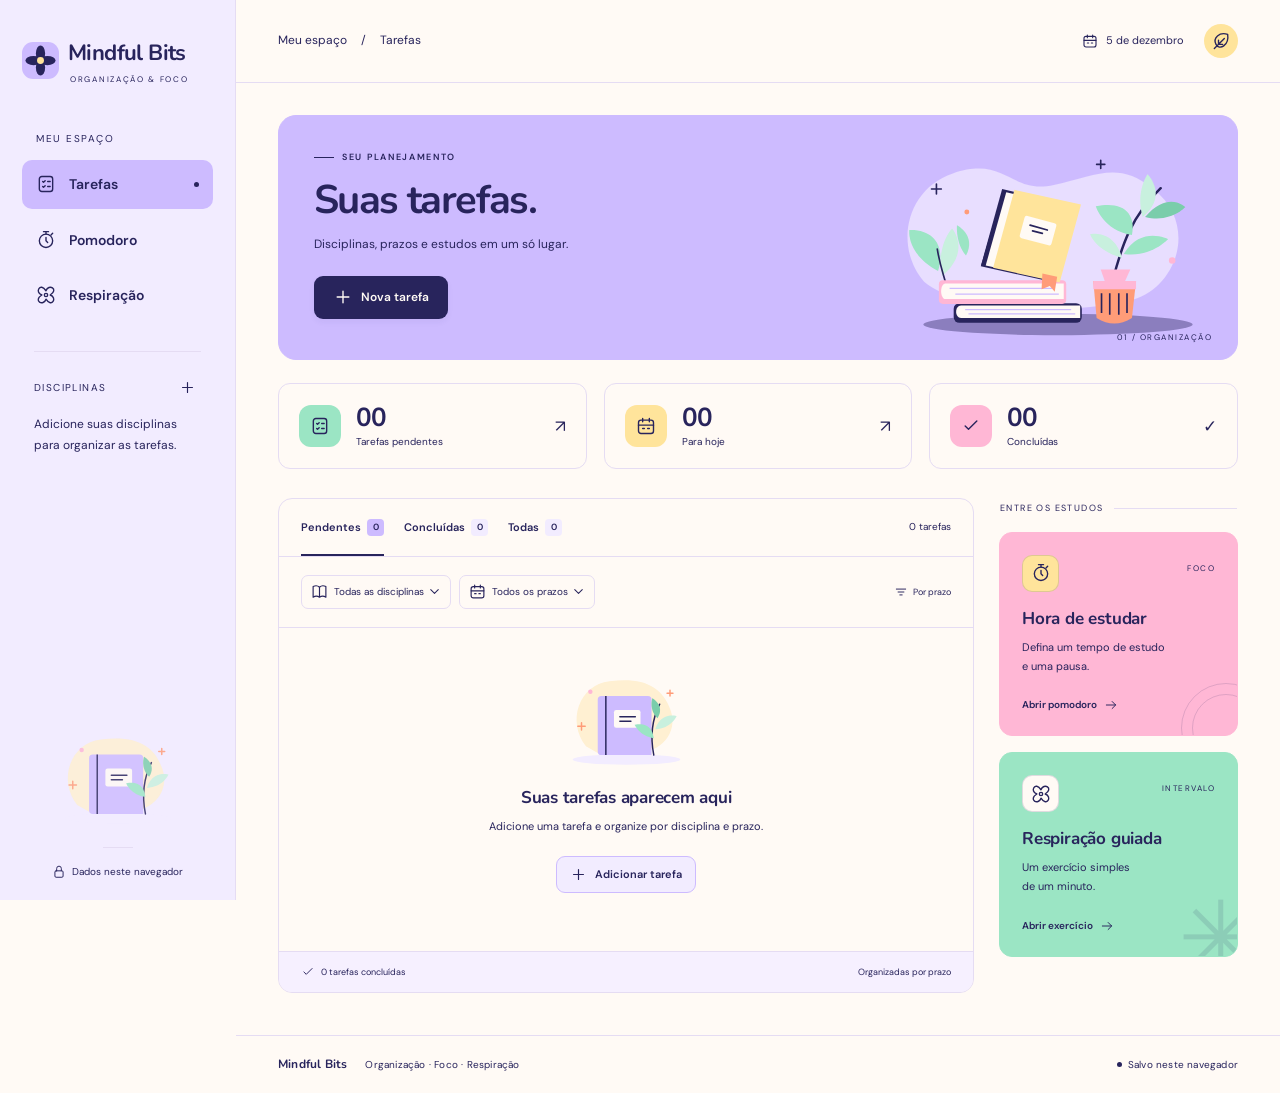
<file: Mindful-Bits/index.html>
<!doctype html>
<html lang="pt-BR">
<head>
<meta charset="UTF-8"><meta name="viewport" content="width=device-width, initial-scale=1">
<meta name="theme-color" content="#FFFAF5"><meta name="description" content="Organize tarefas por disciplina e prazo, use o pomodoro e faça exercícios de respiração no Mindful Bits.">
<title>Tarefas · Mindful Bits</title><link rel="icon" type="image/svg+xml" href="assets/favicon.svg">
<link rel="stylesheet" href="assets/styles.css"><script defer src="assets/local-store.js"></script>
<script defer src="assets/shared.js"></script>
<script defer src="assets/timer.js"></script>
<script defer src="assets/tasks.js"></script>
<script defer src="assets/breathing.js"></script>
<script defer src="assets/app.js"></script>
</head><body data-page="tasks"><a class="skip-link" href="#main">Ir para o conteúdo</a>
<aside class="sidebar" id="sidebar" aria-label="Navegação principal"></aside>
<div class="site-content"><header class="topbar" id="topbar"></header>
<div id="storage-warning" class="storage-warning" role="alert" hidden></div>
<main id="main" class="main-content" tabindex="-1">

<section class="hero tasks-hero">
<div class="hero-content"><span class="eyebrow"><span class="small-line"></span> SEU PLANEJAMENTO</span><h1>Suas tarefas<span class="title-dot">.</span></h1><p>Disciplinas, prazos e estudos em um só lugar.</p><button id="new-task" class="button button-primary"><span data-icon="plus"></span> Nova tarefa</button></div>
<img class="hero-illustration" src="assets/garden.svg" alt="" width="420" height="270">
<span class="hero-corner">01 / ORGANIZAÇÃO</span>
</section>
<div class="stats-grid" aria-label="Resumo das tarefas">
<div class="stat-card"><span class="stat-icon sage" data-icon="tasks"></span><div><span class="stat-value" id="pending-count">0</span><span class="stat-label">Tarefas pendentes</span></div><span class="stat-decor">↗</span></div>
<div class="stat-card"><span class="stat-icon peach" data-icon="calendar"></span><div><span class="stat-value" id="today-count">0</span><span class="stat-label">Para hoje</span></div><span class="stat-decor">↗</span></div>
<div class="stat-card"><span class="stat-icon lavender" data-icon="check"></span><div><span class="stat-value" id="done-count">0</span><span class="stat-label">Concluídas</span></div><span class="stat-decor">✓</span></div>
</div>
<div class="tasks-layout"><section class="tasks-panel" aria-label="Lista de tarefas"><div id="tasks-app"></div></section>
<aside class="study-tools"><div class="aside-label">ENTRE OS ESTUDOS <span></span></div>
<a class="tool-card pomodoro-card" href="pomodoro.html"><span class="tool-icon" data-icon="timer"></span><span class="tool-tag">FOCO</span><h2>Hora de estudar</h2><p>Defina um tempo de estudo<br>e uma pausa.</p><span class="tool-link">Abrir pomodoro <span data-icon="arrowRight"></span></span><span class="card-orbit" aria-hidden="true"></span></a>
<a class="tool-card breathing-card" href="respiracao.html"><span class="tool-icon" data-icon="flower"></span><span class="tool-tag">INTERVALO</span><h2>Respiração guiada</h2><p>Um exercício simples<br>de um minuto.</p><span class="tool-link">Abrir exercício <span data-icon="arrowRight"></span></span><span class="card-flower" aria-hidden="true">✳</span></a>
</aside></div>
</main><footer class="site-footer"><span>Mindful Bits</span><span>Organização · Foco · Respiração</span><span class="footer-local"><i></i> Salvo neste navegador</span></footer></div>
<div id="toast" class="toast" role="status" hidden></div>
<noscript><div class="storage-warning">Ative o JavaScript para usar as tarefas e os timers.</div></noscript></body></html>
</file>
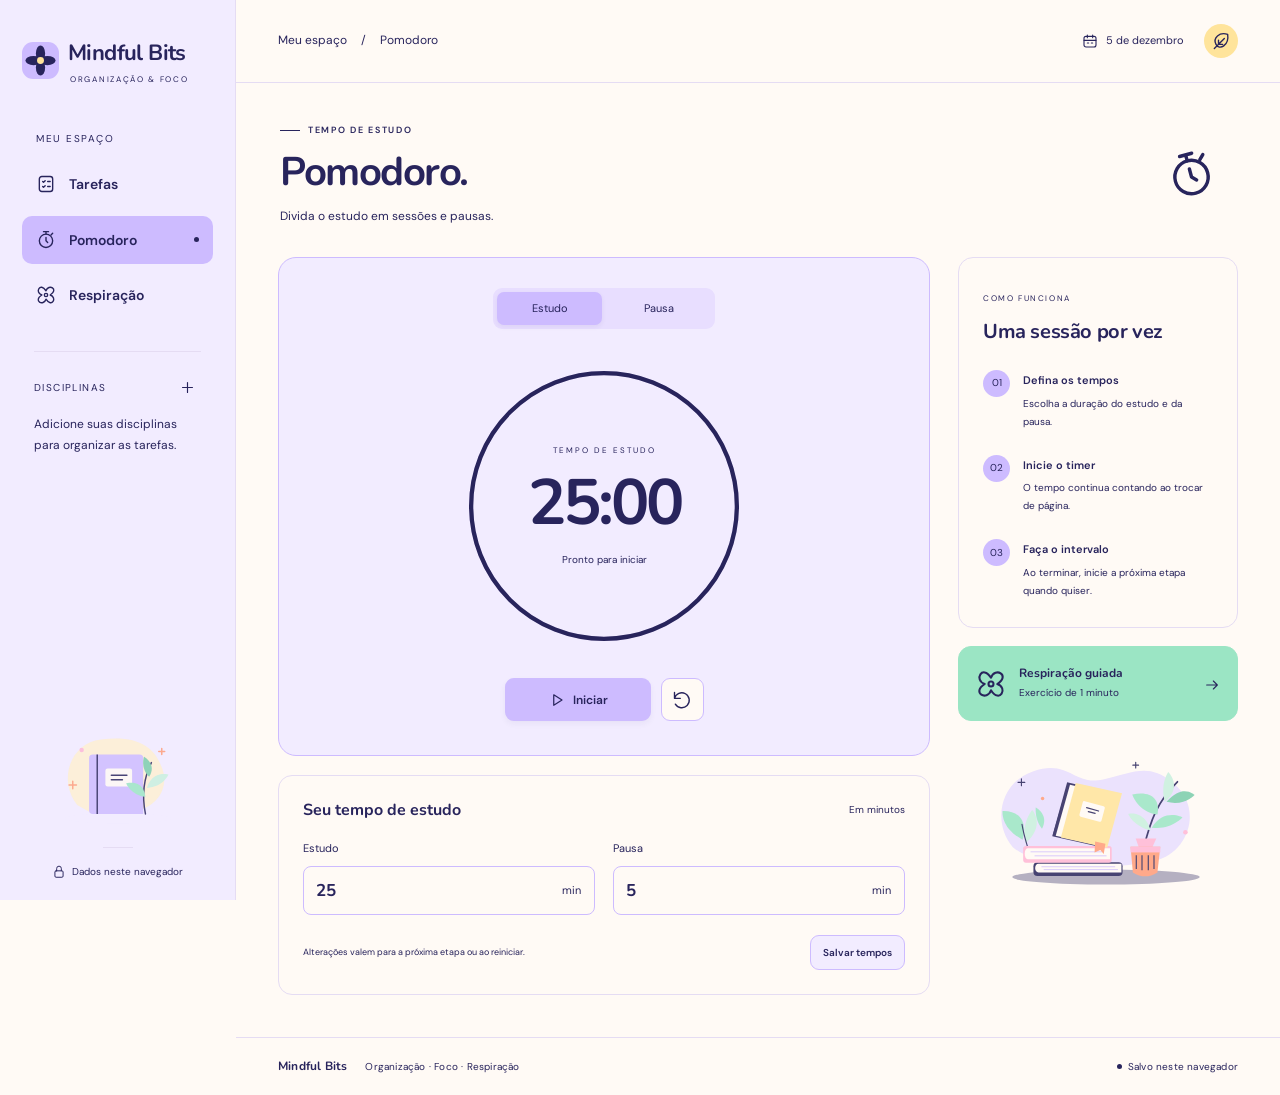
<file: Mindful-Bits/pomodoro.html>
<!doctype html>
<html lang="pt-BR">
<head>
<meta charset="UTF-8"><meta name="viewport" content="width=device-width, initial-scale=1">
<meta name="theme-color" content="#FFFAF5"><meta name="description" content="Organize tarefas por disciplina e prazo, use o pomodoro e faça exercícios de respiração no Mindful Bits.">
<title>Pomodoro · Mindful Bits</title><link rel="icon" type="image/svg+xml" href="assets/favicon.svg">
<link rel="stylesheet" href="assets/styles.css"><script defer src="assets/local-store.js"></script>
<script defer src="assets/shared.js"></script>
<script defer src="assets/timer.js"></script>
<script defer src="assets/tasks.js"></script>
<script defer src="assets/breathing.js"></script>
<script defer src="assets/app.js"></script>
</head><body data-page="pomodoro"><a class="skip-link" href="#main">Ir para o conteúdo</a>
<aside class="sidebar" id="sidebar" aria-label="Navegação principal"></aside>
<div class="site-content"><header class="topbar" id="topbar"></header>
<div id="storage-warning" class="storage-warning" role="alert" hidden></div>
<main id="main" class="main-content" tabindex="-1">

<div class="page-heading"><div><span class="eyebrow"><span class="small-line"></span> TEMPO DE ESTUDO</span><h1>Pomodoro<span class="title-dot">.</span></h1><p>Divida o estudo em sessões e pausas.</p></div><span class="heading-doodle" data-icon="timer"></span></div>
<div class="focus-layout"><section id="timer-app" aria-label="Timer pomodoro"></section><aside class="focus-aside"><div class="info-card"><span class="info-eyebrow">COMO FUNCIONA</span><h2>Uma sessão por vez</h2><ol class="steps"><li><span>01</span><div><h3>Defina os tempos</h3><p>Escolha a duração do estudo e da pausa.</p></div></li><li><span>02</span><div><h3>Inicie o timer</h3><p>O tempo continua contando ao trocar de página.</p></div></li><li><span>03</span><div><h3>Faça o intervalo</h3><p>Ao terminar, inicie a próxima etapa quando quiser.</p></div></li></ol></div>
<a class="small-feature" href="respiracao.html"><span class="feature-flower" data-icon="flower"></span><div><h3>Respiração guiada</h3><p>Exercício de 1 minuto</p></div><span data-icon="arrowRight"></span></a><img class="aside-garden" src="assets/garden.svg" alt="" width="420" height="270"></aside></div>
</main><footer class="site-footer"><span>Mindful Bits</span><span>Organização · Foco · Respiração</span><span class="footer-local"><i></i> Salvo neste navegador</span></footer></div>
<div id="toast" class="toast" role="status" hidden></div>
<noscript><div class="storage-warning">Ative o JavaScript para usar as tarefas e os timers.</div></noscript></body></html>
</file>
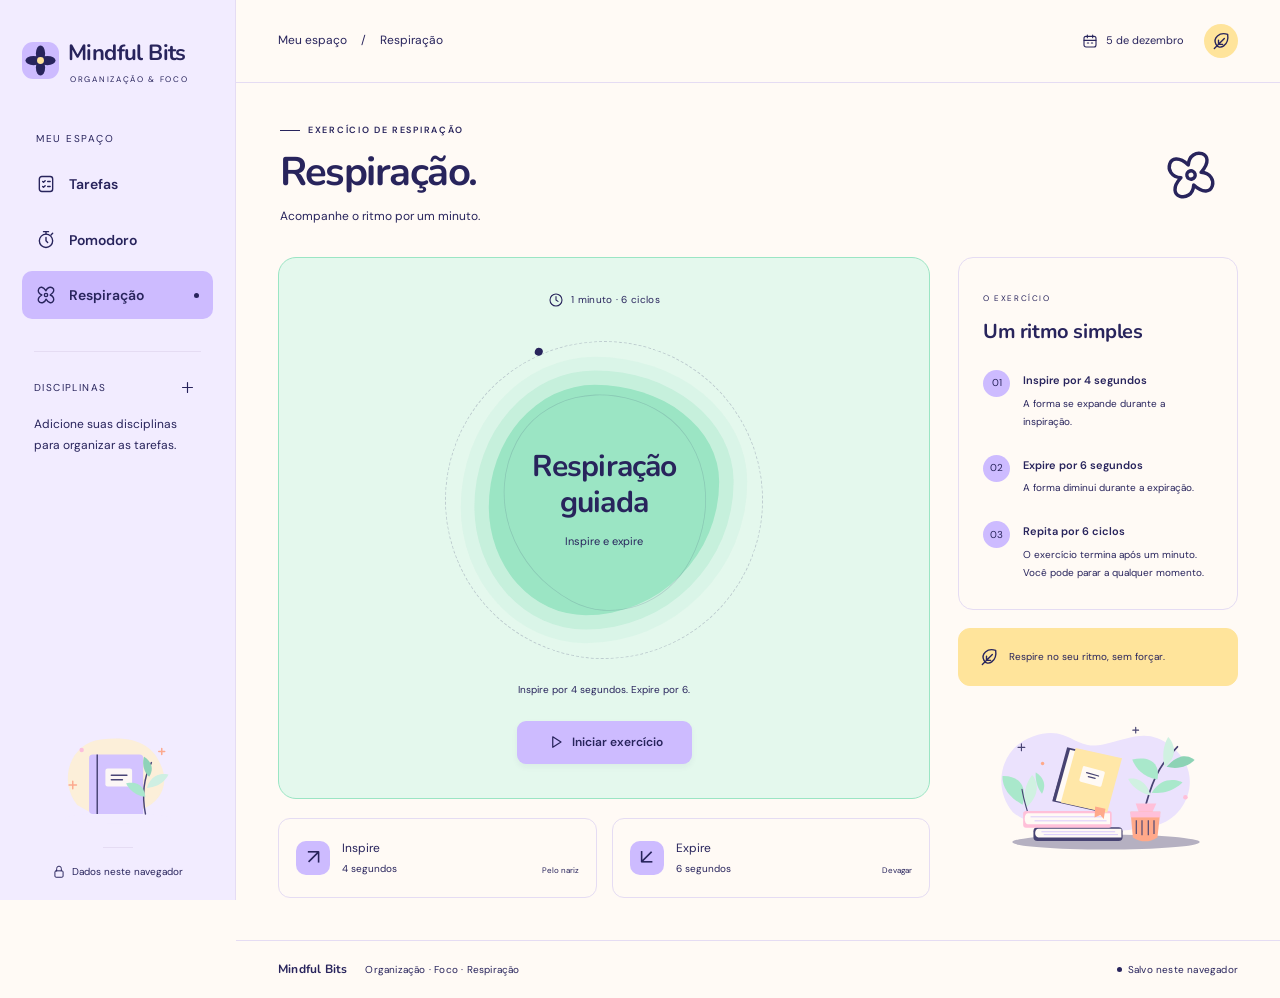
<file: Mindful-Bits/respiracao.html>
<!doctype html>
<html lang="pt-BR">
<head>
<meta charset="UTF-8"><meta name="viewport" content="width=device-width, initial-scale=1">
<meta name="theme-color" content="#FFFAF5"><meta name="description" content="Organize tarefas por disciplina e prazo, use o pomodoro e faça exercícios de respiração no Mindful Bits.">
<title>Respiração · Mindful Bits</title><link rel="icon" type="image/svg+xml" href="assets/favicon.svg">
<link rel="stylesheet" href="assets/styles.css"><script defer src="assets/local-store.js"></script>
<script defer src="assets/shared.js"></script>
<script defer src="assets/timer.js"></script>
<script defer src="assets/tasks.js"></script>
<script defer src="assets/breathing.js"></script>
<script defer src="assets/app.js"></script>
</head><body data-page="breathing"><a class="skip-link" href="#main">Ir para o conteúdo</a>
<aside class="sidebar" id="sidebar" aria-label="Navegação principal"></aside>
<div class="site-content"><header class="topbar" id="topbar"></header>
<div id="storage-warning" class="storage-warning" role="alert" hidden></div>
<main id="main" class="main-content" tabindex="-1">

<div class="page-heading"><div><span class="eyebrow"><span class="small-line"></span> EXERCÍCIO DE RESPIRAÇÃO</span><h1>Respiração<span class="title-dot">.</span></h1><p>Acompanhe o ritmo por um minuto.</p></div><span class="heading-doodle" data-icon="flower"></span></div>
<div class="focus-layout"><section id="breathing-app" aria-label="Exercício de respiração"></section><aside class="focus-aside"><div class="info-card"><span class="info-eyebrow">O EXERCÍCIO</span><h2>Um ritmo simples</h2><ol class="steps"><li><span>01</span><div><h3>Inspire por 4 segundos</h3><p>A forma se expande durante a inspiração.</p></div></li><li><span>02</span><div><h3>Expire por 6 segundos</h3><p>A forma diminui durante a expiração.</p></div></li><li><span>03</span><div><h3>Repita por 6 ciclos</h3><p>O exercício termina após um minuto. Você pode parar a qualquer momento.</p></div></li></ol></div><div class="breathing-note"><span data-icon="leaf"></span><p>Respire no seu ritmo, sem forçar.</p></div><img class="aside-garden" src="assets/garden.svg" alt="" width="420" height="270"></aside></div>
</main><footer class="site-footer"><span>Mindful Bits</span><span>Organização · Foco · Respiração</span><span class="footer-local"><i></i> Salvo neste navegador</span></footer></div>
<div id="toast" class="toast" role="status" hidden></div>
<noscript><div class="storage-warning">Ative o JavaScript para usar as tarefas e os timers.</div></noscript></body></html>
</file>
<file: Mindful-Bits/assets/styles.css>
@font-face{font-family:DM Sans;src:url('./dm-sans-regular.ttf') format('truetype');font-weight:400;font-display:swap}
@font-face{font-family:DM Sans;src:url('./dm-sans-semibold.ttf') format('truetype');font-weight:500 700;font-display:swap}
@font-face{font-family:Nunito;src:url('./nunito-bold.ttf') format('truetype');font-weight:600 800;font-display:swap}
:root{--lavender:#CDBBFF;--mint:#9BE5C4;--pink:#FFB7D5;--yellow:#FFE49B;--coral:#FF9C78;--midnight:#28245C;--warm-white:#FFFAF5;--bg:var(--warm-white);--paper:var(--warm-white);--sidebar:#F2ECFF;--ink:var(--midnight);--muted:#575071;--primary:var(--lavender);--primary-hover:#BCA3F8;--sage:var(--mint);--line:#E5DCF3;--peach:var(--pink);--radius:18px;--heading:Nunito,'Trebuchet MS',sans-serif;--body:'DM Sans',sans-serif}
*{box-sizing:border-box}html{scroll-behavior:smooth}body{margin:0;background:var(--bg);font:14px/1.6 var(--body);color:var(--ink);-webkit-font-smoothing:antialiased}button,input,select{font:inherit}button,a,input,select{-webkit-tap-highlight-color:transparent}button,a{touch-action:manipulation}a{color:inherit;text-decoration:none}button{cursor:pointer}button:disabled{cursor:default}button svg,a svg{flex-shrink:0}button{color:inherit}h1,h2,h3,p{margin:0}h1,h2,h3{font-family:var(--heading);line-height:1.25}button,input,select,a{outline-offset:4px}:focus-visible{outline:2px solid #28245C}button{border:0}svg{vertical-align:middle}img{max-width:100%;height:auto}[hidden]{display:none!important}.sr-only{position:absolute;width:1px;height:1px;overflow:hidden;clip:rect(0,0,0,0);white-space:nowrap}.skip-link{position:fixed;top:-60px;left:20px;z-index:100;background:var(--primary);color:var(--ink);padding:12px 18px;border-radius:8px}.skip-link:focus{top:12px}
.sidebar{position:fixed;top:0;bottom:0;left:0;width:236px;background:var(--sidebar);border-right:1px solid #F2ECFF;display:flex;flex-direction:column;padding:36px 22px 20px;z-index:20;overflow-y:auto}.brand{display:flex;gap:9px;align-items:center;white-space:nowrap}.brand>span{font-family:var(--heading);font-size:22px;font-weight:700;letter-spacing:-.6px}.brand img{width:37px;height:37px;flex-shrink:0}.brand-caption{display:block;font:8px var(--body);letter-spacing:1.7px;color:var(--ink);margin:3px 0 0 2px}.nav-caption{font-size:10px;letter-spacing:1.5px;color:var(--ink);margin:47px 14px 13px}.main-nav{display:grid;gap:7px}.nav-item{display:flex;gap:13px;align-items:center;padding:13px 14px;border-radius:10px;font-size:14px;font-weight:500;color:var(--ink);transition:background .15s,color .15s}.nav-item:hover{background:#F2ECFF;color:var(--ink)}.nav-item.active{background:#F2ECFF;color:var(--ink)}.active-dot{width:5px;height:5px;border-radius:50%;background:#28245C;margin-left:auto}.sidebar-subjects-section{margin:32px 12px 0;border-top:1px solid #F2ECFF;padding-top:22px}.subjects-heading{display:flex;justify-content:space-between;align-items:center;font-size:10px;letter-spacing:1.4px;color:var(--ink)}.subjects-heading .icon-button{height:27px;width:27px}.no-subjects{color:var(--ink);font-size:12px;line-height:1.7;padding-top:13px}.sidebar-subject{display:flex;gap:10px;align-items:center;padding:10px 2px;font-size:12px;color:var(--ink)}.sidebar-subject>span:last-child{overflow:hidden;text-overflow:ellipsis;white-space:nowrap}.subject-dot{display:inline-block;flex-shrink:0;width:7px;height:7px;border-radius:50%;background:currentColor}.subject-dot.sage{background:#28245C}.subject-dot.peach{background:#28245C}.subject-dot.lavender{background:#28245C}.subject-dot.blue{background:#28245C}.subject-dot.yellow{background:#28245C}.sidebar-bottom{margin-top:auto;padding-top:35px;text-align:center}.sidebar-bottom img{width:178px;opacity:.83}.sidebar-bottom-line{width:30px;height:1px;background:#CDBBFF;display:block;margin:7px auto 16px}.sidebar-bottom p{display:flex;align-items:center;justify-content:center;gap:6px;color:var(--ink);font-size:10px}
.site-content{margin-left:236px;min-height:100vh;display:flex;flex-direction:column}.topbar{height:83px;min-height:83px;border-bottom:1px solid var(--line);display:flex;align-items:center;justify-content:space-between;padding:0 42px;gap:16px;background:#FFFAF5}.breadcrumb{display:flex;align-items:center;gap:14px;font-size:12px;white-space:nowrap}.breadcrumb>span:first-child{color:var(--ink)}.breadcrumb-slash{color:var(--ink)}.topbar-right{display:flex;align-items:center;gap:20px}.today-label{display:flex;align-items:center;gap:8px;font-size:11px;color:var(--ink)}.profile-mark{width:34px;height:34px;border-radius:50%;background:#F2ECFF;display:grid;place-items:center;color:var(--ink)}.main-content{padding:32px 42px 42px;max-width:1410px;width:100%;margin:0 auto;flex:1;outline:none}.site-footer{display:flex;align-items:center;gap:18px;padding:19px 42px;border-top:1px solid var(--line);font-size:10px;letter-spacing:.2px;color:var(--ink)}.site-footer>span:first-child{font-family:var(--heading);font-size:12px;color:var(--ink)}.site-footer>span:nth-child(2){color:var(--ink)}.footer-local{margin-left:auto;display:flex;align-items:center;gap:6px}.footer-local i{width:5px;height:5px;background:#28245C;border-radius:50%}
.button{display:inline-flex;align-items:center;justify-content:center;gap:8px;min-height:43px;padding:10px 18px;border-radius:9px;font-size:12px;font-weight:500;line-height:1.5;transition:background .15s,transform .15s;border:1px solid transparent;white-space:nowrap}.button:hover{transform:translateY(-1px)}.button-primary{background:var(--primary);color:var(--ink);box-shadow:0 3px 6px #28245C0d}.button-primary:hover{background:var(--primary-hover)}.button-secondary{background:#FFFAF5;color:var(--ink);border-color:#F2ECFF}.button-secondary:hover{background:#F2ECFF}.icon-button{display:inline-flex;align-items:center;justify-content:center;background:transparent;color:var(--ink);width:34px;height:34px;border-radius:8px;flex-shrink:0}.icon-button:hover{background:#F2ECFF;color:var(--ink)}.text-button{display:inline-flex;align-items:center;gap:5px;background:transparent;padding:4px 0;color:var(--ink);font-size:11px}.text-button:hover{text-decoration:underline}.eyebrow{font-size:9px;font-weight:600;letter-spacing:1.7px;display:flex;gap:8px;align-items:center;color:var(--ink)}.small-line{height:1px;width:20px;background:#28245C}.title-dot{color:var(--ink)}
.hero{position:relative;overflow:hidden;background:#F2ECFF;border:1px solid #F2ECFF;border-radius:var(--radius);min-height:245px;padding:34px 35px}.hero-content{position:relative;z-index:1;max-width:62%}.hero h1{font-size:40px;letter-spacing:-1.6px;margin-top:11px;font-weight:700}.hero p{font-size:12px;color:var(--ink);margin-top:9px;line-height:1.7}.hero .button{margin-top:21px}.hero-illustration{width:345px;height:222px;position:absolute;right:18px;bottom:13px;object-fit:contain}.hero-corner{position:absolute;bottom:15px;right:25px;font-size:8px;letter-spacing:1.5px;color:var(--ink)}.stats-grid{display:grid;grid-template-columns:repeat(3,1fr);gap:17px;margin:23px 0 29px}.stat-card{background:var(--paper);border:1px solid var(--line);border-radius:12px;display:flex;align-items:center;padding:18px 20px;gap:15px}.stat-icon{display:flex;width:42px;height:42px;align-items:center;justify-content:center;border-radius:12px;flex-shrink:0}.stat-icon.sage{background:#F2ECFF;color:var(--ink)}.stat-icon.peach{background:#F2ECFF;color:var(--ink)}.stat-icon.lavender{background:#F2ECFF;color:var(--ink)}.stat-card>div{display:flex;flex-direction:column;gap:1px}.stat-value{font-family:var(--heading);font-size:26px;line-height:1.2;letter-spacing:-1px}.stat-label{font-size:10px;color:var(--ink)}.stat-decor{margin-left:auto;font-size:17px;color:var(--ink)}.tasks-layout{display:grid;grid-template-columns:minmax(0,1fr) 239px;gap:25px;align-items:start}.tasks-panel{background:var(--paper);border:1px solid var(--line);border-radius:14px;overflow:hidden;min-width:0}#tasks-app{scroll-margin-top:20px}.task-toolbar{display:flex;justify-content:space-between;align-items:center;gap:10px;padding:0 22px;border-bottom:1px solid var(--line)}.task-tabs{display:flex;gap:20px;min-width:0}.task-tab{padding:20px 0 17px;background:none;color:var(--ink);font-size:11px;font-weight:500;border-bottom:2px solid transparent;display:flex;align-items:center;gap:6px;white-space:nowrap}.task-tab.active{color:var(--ink);border-bottom-color:#28245C}.tab-count{background:#F2ECFF;min-width:17px;text-align:center;border-radius:4px;line-height:17px;font-size:9px;color:var(--ink)}.task-tab.active .tab-count{background:#F2ECFF;color:var(--ink)}.task-total{font-size:10px;color:var(--ink);white-space:nowrap}.task-filters{padding:18px 22px;display:flex;gap:8px;align-items:center;flex-wrap:wrap;border-bottom:1px solid #F2ECFF}.filter-select{display:flex;align-items:center;gap:6px;border:1px solid #F2ECFF;border-radius:7px;position:relative;padding:7px 9px;color:var(--ink);background:#FFFAF5;max-width:100%}.filter-select select{font-size:10px;border:0;background:transparent;color:var(--ink);appearance:none;outline:none;padding:1px 17px 1px 0;max-width:185px;cursor:pointer}.filter-select>svg:last-child{position:absolute;right:8px;pointer-events:none}.filter-select:focus-within{outline:2px solid #28245C;outline-offset:2px}.sort-label{font-size:9px;color:var(--ink);display:flex;align-items:center;gap:5px;margin-left:auto}.clear-filters{font-size:10px;margin-left:auto}.custom-date-label input{padding:7px;border:1px solid var(--line);border-radius:7px;font-size:10px;color:var(--ink);background:var(--paper);min-width:0}.task-empty{padding:29px 18px 37px;text-align:center;min-height:323px;display:flex;align-items:center;flex-direction:column}.empty-illustration{width:178px;height:118px;object-fit:contain;margin-bottom:12px}.task-empty h3{font-size:17px;letter-spacing:-.25px}.task-empty p{font-size:11px;color:var(--ink);margin:9px 0 19px;max-width:300px;line-height:1.8}.task-empty .button{min-height:37px;font-size:11px;padding:8px 13px}.task-list-footer{display:flex;justify-content:space-between;gap:8px;align-items:center;border-top:1px solid #F2ECFF;padding:13px 22px;font-size:9px;color:var(--ink);background:#FFFAF5}.task-list-footer>span:first-child{display:flex;align-items:center;gap:6px}.task-row{padding:18px 20px;display:flex;gap:12px;align-items:center;border-bottom:1px solid #F2ECFF;min-width:0}.task-row:last-child{border-bottom:0}.task-row:hover{background:#FFFAF5}.task-checkbox{position:relative;display:block;flex:0 0 20px;height:20px;cursor:pointer}.task-checkbox input{position:absolute;opacity:0;width:20px;height:20px;margin:0;cursor:pointer}.task-checkbox>span{width:20px;height:20px;display:flex;align-items:center;justify-content:center;border:1.5px solid #28245C;border-radius:6px;color:transparent;pointer-events:none;background:#FFFAF5}.task-checkbox input:checked+span{background:#28245C;border-color:#28245C;color:var(--ink)}.task-checkbox input:focus-visible+span{outline:2px solid var(--ink);outline-offset:3px}.task-main{flex:1;min-width:0;display:flex;flex-direction:column;align-items:flex-start;gap:5px}.task-title{font-size:12px;line-height:1.6;overflow-wrap:anywhere}.task-subject{font-size:9px;color:var(--ink);display:inline-flex;align-items:center;gap:5px;border-radius:4px;padding:1px 5px;max-width:100%;overflow-wrap:anywhere}.task-subject .subject-dot{width:4px;height:4px}.color-sage{color:var(--ink);background:#F2ECFF}.color-peach{color:var(--ink);background:#F2ECFF}.color-lavender{color:var(--ink);background:#F2ECFF}.color-blue{color:var(--ink);background:#F2ECFF}.color-yellow{color:var(--ink);background:#F2ECFF}.task-date{display:flex;align-items:center;gap:4px;font-size:9px;color:var(--ink);white-space:nowrap}.task-date.is-overdue{color:var(--ink)}.task-date.is-today{color:var(--ink)}.task-actions{display:flex;gap:0}.task-actions .icon-button{width:28px;height:32px;color:var(--ink)}.is-completed .task-title{text-decoration:line-through;color:var(--ink)}.is-completed .task-date{opacity:.7;color:var(--ink)}
.aside-label{font-size:9px;letter-spacing:1.4px;display:flex;align-items:center;gap:11px;margin:3px 1px 16px;color:var(--ink)}.aside-label span{height:1px;background:#F2ECFF;flex:1}.study-tools{display:flex;flex-direction:column;gap:0}.tool-card{padding:22px 22px 20px;position:relative;overflow:hidden;display:block;border-radius:13px;transition:transform .2s}.tool-card:hover{transform:translateY(-3px)}.pomodoro-card{background:#F2ECFF;border:1px solid #F2ECFF;margin-bottom:16px}.breathing-card{background:#F2ECFF;border:1px solid #F2ECFF}.tool-icon{width:37px;height:37px;display:flex;align-items:center;justify-content:center;border:1px solid #CDBBFF;border-radius:10px;color:var(--ink);background:#F2ECFF}.breathing-card .tool-icon{color:var(--ink);border-color:#F2ECFF;background:#F2ECFF}.tool-tag{position:absolute;right:22px;top:29px;font-size:8px;letter-spacing:1.5px;color:var(--ink)}.breathing-card .tool-tag{color:var(--ink)}.tool-card h2{font-size:17px;letter-spacing:-.2px;margin:16px 0 9px;color:var(--ink)}.breathing-card h2{color:var(--ink)}.tool-card p{font-size:11px;color:var(--ink);line-height:1.7}.breathing-card p{color:var(--ink)}.tool-link{display:flex;align-items:center;gap:7px;font-size:10px;color:var(--ink);margin-top:20px;font-weight:500;position:relative;z-index:1}.tool-link svg{width:14px}.breathing-card .tool-link{color:var(--ink)}.card-orbit{position:absolute;width:90px;height:90px;border:1px solid #F2ECFF;border-radius:50%;bottom:-38px;right:-34px}.card-orbit:after{content:'';position:absolute;inset:10px;border:1px solid #F2ECFF;border-radius:50%}.card-flower{position:absolute;font-size:102px;line-height:1;right:-26px;bottom:-35px;color:var(--ink)}
.page-heading{display:flex;justify-content:space-between;align-items:center;margin:8px 2px 30px}.page-heading h1{font-size:40px;letter-spacing:-1.5px;margin:10px 0}.page-heading p{font-size:12px;color:var(--ink)}.heading-doodle{color:var(--ink);transform:rotate(-15deg);margin-right:20px}.focus-layout{display:grid;grid-template-columns:minmax(0,1fr) 280px;gap:28px;align-items:start}.timer-page-panel,.breathing-panel{border:1px solid #F2ECFF;background:#F2ECFF;border-radius:18px;padding:30px 24px 34px;text-align:center;position:relative;overflow:hidden}.timer-mode-tabs{display:inline-flex;border-radius:9px;background:#F2ECFF;padding:4px;gap:4px}.timer-mode-tab{border-radius:7px;font-size:11px;min-width:105px;padding:8px 15px;background:none;color:var(--ink)}.timer-mode-tab[aria-selected=true]{background:#FFFAF5;color:var(--ink);box-shadow:0 2px 5px #28245C10}.timer-mode-tab:disabled{opacity:1}.timer-ring-wrap{width:min(100%,300px);max-width:100%;aspect-ratio:1;margin:27px auto 22px;position:relative}.timer-ring{display:block;width:100%;height:100%;overflow:visible}.timer-ring-track{stroke:#F2ECFF;stroke-width:4}.timer-ring-progress{stroke:#28245C;stroke-width:4;stroke-linecap:round}.timer-face{position:absolute;inset:0;display:flex;flex-direction:column;align-items:center;justify-content:center}.timer-phase-label{font-size:8px;letter-spacing:2px;color:var(--ink);margin-bottom:10px}.timer-digits{font-size:64px;letter-spacing:-3px;line-height:1.15;font-family:var(--heading);font-variant-numeric:tabular-nums;color:var(--ink)}.timer-status{font-size:10px;color:var(--ink);margin-top:11px}.timer-actions{display:flex;gap:10px;justify-content:center;align-items:center}.timer-primary{min-width:146px}.timer-reset{border:1px solid #F2ECFF;background:#F2ECFF;width:43px;height:43px;border-radius:9px}.timer-page-panel[data-mode=pause]{background:#F2ECFF;border-color:#F2ECFF}.timer-page-panel[data-mode=pause] .timer-ring-progress{stroke:#28245C}.timer-page-panel[data-mode=pause] .timer-ring-track{stroke:#F2ECFF}.timer-page-panel[data-mode=pause] .timer-digits{color:var(--ink)}.timer-settings{margin-top:19px;padding:24px;background:var(--paper);border:1px solid var(--line);border-radius:14px}.timer-settings-heading{display:flex;align-items:center;justify-content:space-between;gap:10px;margin-bottom:20px}.timer-settings-heading h2{font-size:16px}.timer-settings-heading>span{font-size:10px;color:var(--ink)}.timer-settings-grid{display:grid;grid-template-columns:1fr 1fr;gap:18px}.field>span:first-child{display:block;margin-bottom:8px;font-size:11px;color:var(--ink)}.duration-input{display:flex;border:1px solid #F2ECFF;border-radius:8px;align-items:center;background:#FFFAF5;overflow:hidden}.duration-input input{width:100%;min-width:0;background:transparent;border:0;color:var(--ink);font-size:17px;padding:10px 12px;font-family:var(--heading);outline:none}.duration-input:focus-within{outline:2px solid var(--ink);outline-offset:2px}.field-suffix{font-size:11px;color:var(--ink);padding-right:13px}.timer-settings-footer{display:flex;gap:14px;align-items:center;justify-content:space-between;margin-top:20px}.timer-settings-note{font-size:9px;line-height:1.7;color:var(--ink);max-width:230px}.timer-save{min-height:35px;font-size:10px;padding:8px 12px}.info-card{background:var(--paper);border:1px solid var(--line);border-radius:15px;padding:27px 24px}.info-eyebrow{font-size:8px;letter-spacing:1.6px;color:var(--ink)}.info-card h2{font-size:20px;letter-spacing:-.4px;margin:12px 0 26px}.steps{list-style:none;margin:0;padding:0;display:flex;flex-direction:column;gap:24px}.steps li{display:flex;gap:13px;align-items:flex-start}.steps li>span{font-size:10px;color:var(--ink);background:#F2ECFF;border-radius:50%;display:grid;place-items:center;width:27px;height:27px;flex-shrink:0}.steps h3{font-family:var(--body);font-size:11px;font-weight:500;margin:4px 0 7px}.steps p{font-size:10px;line-height:1.8;color:var(--ink)}.small-feature{display:flex;align-items:center;gap:13px;border-radius:13px;background:#F2ECFF;border:1px solid #F2ECFF;padding:19px 17px;margin-top:18px;color:var(--ink)}.small-feature h3{font-size:12px;color:var(--ink)}.small-feature p{font-size:10px;color:var(--ink);margin-top:4px}.small-feature>span:last-child{margin-left:auto}.small-feature>span:last-child svg{width:16px}.feature-flower svg{width:30px;height:30px}.aside-garden{margin:16px auto 0;max-width:240px;width:100%;display:block;opacity:.85}.mini-timer-link{display:flex;align-items:center;gap:7px;background:#F2ECFF;color:var(--ink);border:1px solid #F2ECFF;border-radius:7px;padding:5px 10px;font-size:10px}.mini-timer-dot{width:5px;height:5px;border-radius:50%;background:#28245C}.mini-timer-time{font-variant-numeric:tabular-nums;font-weight:500}.mini-timer-link svg{margin-left:3px}.mini-timer-name{font-size:9px}
.breathing-panel{padding-top:34px;padding-bottom:34px;background:#F2ECFF}.breathing-duration{display:inline-flex;gap:7px;align-items:center;color:var(--ink);font-size:10px;letter-spacing:.3px}.breathing-orbit{position:relative;width:min(100%,318px);max-width:100%;aspect-ratio:1;margin:27px auto 17px;display:grid;place-items:center}.breathing-orbit-line{position:absolute;inset:0;border:1px dashed #CDBBFF;border-radius:50%;transform:rotate(20deg)}.breathing-orbit-line:before{content:'';width:8px;height:8px;position:absolute;top:37px;left:42px;border-radius:50%;background:#28245C}.breathing-orb{position:absolute;inset:15px;border-radius:46% 54% 58% 42% / 53% 42% 58% 47%;background:#CDBBFF;box-shadow:0 0 0 18px #F2ECFFaa,0 0 0 35px #F2ECFF88;transform:scale(var(--breath-scale,.8));transition:transform .1s linear}.breathing-orb:before{content:'';position:absolute;inset:13px;border:1px solid #CDBBFF;border-radius:51% 49% 41% 59% / 45% 56% 44% 55%;transform:rotate(28deg)}.breathing-orb-content{z-index:1;position:relative;display:flex;flex-direction:column;align-items:center;max-width:180px;gap:12px}.breathing-orb-label{font-family:var(--heading);font-size:30px;line-height:1.2;color:var(--ink);letter-spacing:-.8px}.breathing-orb-time{font-size:11px;color:var(--ink);font-variant-numeric:tabular-nums}.breathing-cycle{font-size:10px;color:var(--ink);min-height:18px;margin:23px 0 21px}.breathing-actions .button{min-width:175px}.breathing-rhythm{display:grid;grid-template-columns:1fr 1fr;gap:15px;margin-top:19px}.breathing-rhythm-step{display:flex;align-items:center;gap:12px;position:relative;border:1px solid var(--line);background:var(--paper);border-radius:12px;padding:20px 17px;transition:background .2s}.breathing-rhythm-step.is-active{background:#F2ECFF;border-color:#CDBBFF}.breathing-rhythm-icon{font-size:21px;color:var(--ink);background:#F2ECFF;width:34px;height:34px;display:grid;place-items:center;border-radius:10px;flex-shrink:0}.breathing-rhythm-step>div{display:flex;flex-direction:column;gap:3px}.breathing-rhythm-label{font-size:12px;color:var(--ink)}.breathing-rhythm-number{font-size:10px;color:var(--ink)}.breathing-rhythm-detail{font-size:8px;color:var(--ink);margin-left:auto;align-self:flex-end;white-space:nowrap}.breathing-note{display:flex;align-items:center;gap:10px;margin-top:18px;padding:18px 20px;background:#F2ECFF;border:1px solid #F2ECFF;border-radius:12px;font-size:10px;color:var(--ink)}.breathing-note svg{color:var(--ink)}
.modal{width:min(480px,calc(100% - 32px));padding:0;border:1px solid #F2ECFF;border-radius:18px;background:#FFFAF5;color:var(--ink);box-shadow:0 24px 90px #28245C33;max-height:calc(100vh - 40px)}.modal::backdrop{background:#28245C50;backdrop-filter:blur(3px)}.modal-form{padding:29px}.modal-heading{display:flex;align-items:center;justify-content:space-between;margin-bottom:26px;gap:16px}.modal-heading h2{font-size:24px;margin-top:7px;letter-spacing:-.6px}.modal-heading .eyebrow{font-size:8px}.field-label{display:block;font-size:11px;color:var(--ink);margin-bottom:8px}.required-label{font-size:9px;margin-left:5px;color:var(--ink)}.modal input,.modal select{display:block;width:100%;padding:12px;border:1px solid #F2ECFF;border-radius:8px;background:#FFFAF5;color:var(--ink);min-width:0;font-size:12px;min-height:43px}.modal input::placeholder{color:var(--ink)}.modal .form-row{display:grid;grid-template-columns:1fr 1fr;gap:16px;margin-top:22px}.label-row{display:flex;align-items:center;justify-content:space-between;gap:8px;margin-bottom:8px}.label-row .field-label{margin:0}.label-row .text-button{padding:0;font-size:10px}.form-hint{font-size:10px;margin-top:13px;color:var(--ink)}.modal-actions{border-top:1px solid #F2ECFF;margin-top:25px;padding-top:20px;display:flex;justify-content:flex-end;gap:9px}.modal-actions .button{font-size:11px}.form-error{color:var(--ink);font-size:11px;margin:10px 0}.toast{position:fixed;bottom:25px;left:calc(50% + 118px);transform:translateX(-50%);z-index:100;display:flex;gap:20px;align-items:center;background:#28245C;color:var(--ink);padding:14px 19px;border-radius:10px;box-shadow:0 7px 30px #28245C20;font-size:12px;max-width:calc(100% - 35px)}.toast button{background:transparent;color:var(--ink);font-size:12px;text-decoration:underline;font-weight:500}.storage-warning{background:#F2ECFF;border:1px solid #CDBBFF;padding:12px 20px;color:var(--ink);font-size:12px;text-align:center}
@media(min-width:1600px){.main-content{padding-top:42px}.hero{min-height:265px;padding:42px}.hero-illustration{width:390px;height:251px}.hero h1{font-size:45px}.stats-grid{margin-top:28px;margin-bottom:32px}.tasks-layout{grid-template-columns:minmax(0,1fr) 270px}.task-empty{min-height:355px;padding-top:42px}.tool-card{padding:25px}.tool-card h2{font-size:19px}}
@media(max-width:1190px){.sidebar{width:205px;padding-left:17px;padding-right:17px}.brand>span{font-size:20px}.brand-caption{font-size:7px}.site-content{margin-left:205px}.main-content{padding:27px}.topbar{padding:0 27px}.site-footer{padding-left:27px;padding-right:27px}.hero{padding:30px;min-height:235px}.hero-illustration{width:290px;right:2px;bottom:5px}.hero h1{font-size:36px}.hero p{max-width:250px}.hero-content{max-width:60%}.stats-grid{gap:12px}.stat-card{padding:17px 15px;gap:11px}.stat-decor{display:none}.tasks-layout{grid-template-columns:minmax(0,1fr) 205px;gap:18px}.task-toolbar{padding:0 16px}.task-tabs{gap:14px}.task-total{display:none}.task-filters{padding:14px 16px}.sort-label{display:none}.filter-select{padding:6px}.filter-select select{font-size:9px;max-width:165px}.filter-select>svg:first-child{width:14px}.tool-card{padding:20px 17px}.tool-tag{right:17px}.tool-card h2{font-size:16px}.task-row{padding:15px 14px;gap:9px;flex-wrap:wrap}.task-main{min-width:100px}.task-actions{margin-left:auto}.task-date{font-size:8px}.focus-layout{grid-template-columns:minmax(0,1fr) 240px;gap:20px}.info-card{padding:23px 20px}.timer-settings-footer{align-items:flex-end}.breathing-rhythm-detail{display:none}.toast{left:calc(50% + 102px)}}
@media(max-width:980px){.sidebar{width:185px;padding-left:12px;padding-right:12px}.brand{gap:6px}.brand img{width:32px;height:32px}.brand>span{font-size:19px}.brand-caption{font-size:6.5px;letter-spacing:1.5px}.site-content{margin-left:185px}.main-content{padding:24px}.topbar{padding:0 24px;height:72px;min-height:72px}.tasks-layout{grid-template-columns:minmax(0,1fr)}.study-tools{display:grid;grid-template-columns:1fr 1fr;gap:15px}.aside-label{grid-column:1/-1;margin:4px 0 0}.tool-card{margin:0}.tool-card p br{display:none}.hero-illustration{width:255px;right:-5px;bottom:4px;opacity:.9}.hero-content{max-width:67%}.hero h1{font-size:34px}.hero p{max-width:235px;font-size:11px}.hero{min-height:232px;padding:29px 26px}.stat-card{padding:16px 12px;gap:9px}.stat-icon{width:35px;height:35px;border-radius:10px}.stat-icon svg{width:18px}.stat-value{font-size:23px}.stat-label{font-size:9px}.focus-layout{grid-template-columns:minmax(0,1fr)}.focus-aside{display:grid;grid-template-columns:1fr 1fr;gap:16px;align-items:start}.info-card{grid-column:1/-1}.steps{flex-direction:row;gap:22px}.steps li{flex:1;min-width:0;gap:9px}.steps li>span{width:23px;height:23px}.small-feature,.breathing-note{margin:0}.aside-garden{width:175px;grid-column:2;grid-row:2;margin-top:-7px}.info-card h2{margin-bottom:20px}.timer-ring-wrap{width:285px}.timer-settings-note{max-width:none}.breathing-rhythm-detail{display:block}.toast{left:calc(50% + 92px)}.today-label{font-size:10px}.topbar-right{gap:13px}.mini-timer-name{display:none}.footer-local{font-size:9px}.site-footer>span:nth-child(2){display:none}}
@media(max-width:720px){.sidebar{width:100%;position:relative;min-height:0;overflow:visible;padding:20px 22px 0;border-right:0;border-bottom:1px solid #F2ECFF}.brand{gap:9px}.brand img{width:34px;height:34px}.brand>span{font-size:23px}.brand-caption{font-size:7px;letter-spacing:1.7px}.nav-caption,.sidebar-subjects-section,.sidebar-bottom{display:none}.main-nav{display:flex;gap:6px;margin-top:19px}.nav-item{border-radius:9px 9px 0 0;flex:1;justify-content:center;padding:13px 9px;font-size:12px;gap:8px}.nav-item svg{width:18px}.active-dot{display:none}.site-content{margin:0}.topbar{height:57px;min-height:57px;padding:0 23px;background:var(--bg)}.breadcrumb{font-size:10px;gap:10px}.today-label{font-size:9px;gap:5px}.today-label svg{width:14px}.profile-mark{display:none}.topbar-right{gap:8px}.mini-timer-link{font-size:9px;padding:4px 7px;gap:5px}.mini-timer-link svg{display:none}.main-content{padding:23px;max-width:650px}.hero{min-height:226px;padding:27px 23px}.hero-content{max-width:68%}.hero h1{font-size:33px;letter-spacing:-1px}.hero p{max-width:220px;line-height:1.8}.hero-illustration{width:235px;right:-12px;bottom:6px;opacity:.9}.hero-corner{font-size:6px;right:17px}.hero .button{font-size:11px;min-height:38px;margin-top:19px;padding:9px 14px}.stats-grid{margin:17px 0 23px;gap:9px}.stat-card{padding:14px 10px;gap:8px}.stat-icon{width:30px;height:32px;border-radius:8px}.stat-icon svg{width:16px}.stat-value{font-size:23px}.stat-label{font-size:8px}.site-footer{padding:18px 23px}.task-toolbar{padding:0 18px}.task-tabs{gap:24px}.task-tab{font-size:11px;padding-top:18px}.task-total{display:block}.task-filters{padding:16px 18px;gap:9px}.filter-select{padding:7px 9px}.filter-select select{font-size:10px}.task-empty{min-height:305px;padding-top:26px}.task-row{padding:16px 18px;gap:10px;flex-wrap:nowrap}.task-title{font-size:12px}.task-date{font-size:9px}.task-actions .icon-button{width:28px;height:36px}.task-list-footer{padding:12px 18px}.task-subject{font-size:9px}.study-tools{gap:14px}.tool-card{padding:20px}.tool-card h2{font-size:17px}.tool-card p{font-size:10px}.tool-tag{right:20px;font-size:7px}.tool-link{font-size:10px}.page-heading{margin:4px 0 23px}.page-heading h1{font-size:36px}.page-heading p{font-size:11px}.heading-doodle{margin-right:8px}.heading-doodle svg{width:40px;height:40px}.focus-layout{gap:23px}.timer-page-panel,.breathing-panel{padding:27px 20px 29px}.timer-settings{padding:22px}.timer-ring-wrap{width:280px;margin:23px auto}.focus-aside .info-card{padding:24px}.steps{flex-direction:column;gap:22px}.steps h3{font-size:12px}.steps p{font-size:11px}.steps li>span{width:28px;height:28px;margin-right:5px}.breathing-orbit{width:295px}.breathing-rhythm-step{padding:18px 14px}.breathing-rhythm-detail{display:none}.toast{left:50%;bottom:20px;max-width:calc(100% - 30px);width:max-content}.modal-form{padding:24px}.modal input,.modal select{font-size:16px}.modal .button{min-height:44px}.icon-button{min-height:36px}.footer-local{font-size:9px}}
@media(max-width:440px){.sidebar{padding:17px 17px 0}.main-nav{margin-top:17px}.nav-item{font-size:11px;gap:7px}.topbar{padding:0 18px}.breadcrumb{font-size:9px;gap:7px}.today-label{font-size:8px}.topbar-right{gap:7px}.mini-timer-link{font-size:8px}.main-content{padding:18px}.hero{min-height:218px;padding:25px 20px}.hero-content{max-width:75%}.hero .eyebrow{font-size:8px;letter-spacing:1.4px}.hero h1{font-size:30px}.hero p{font-size:10px;max-width:182px}.hero-illustration{width:177px;right:-26px;bottom:-1px;opacity:.8}.hero .button{font-size:10px}.hero-corner{font-size:5px;bottom:12px;right:11px}.stats-grid{gap:7px}.stat-card{padding:12px 10px;gap:7px;align-items:flex-start;flex-direction:column}.stat-card>div{gap:2px}.stat-icon{width:28px;height:27px;border-radius:7px}.stat-value{font-size:23px}.stat-label{font-size:8px;white-space:nowrap}.stat-icon svg{width:15px;height:15px}.task-tabs{gap:18px}.task-tab{font-size:10px;gap:5px}.task-total{display:none}.task-toolbar{padding:0 15px}.task-filters{padding:13px 14px;gap:7px}.filter-select{padding:7px 6px}.filter-select select{font-size:9px;padding-right:14px;max-width:152px}.filter-select>svg:first-child{display:none}.filter-select>svg:last-child{right:5px;width:12px}.task-empty{padding:26px 18px 31px;min-height:302px}.task-empty h3{font-size:16px}.task-empty p{font-size:10px;max-width:235px}.task-row{padding:15px 14px;display:grid;grid-template-columns:20px minmax(0,1fr) auto;column-gap:10px;row-gap:7px}.task-main{min-width:0}.task-date{grid-column:2;grid-row:2}.task-actions{grid-column:3;grid-row:1/3}.task-title{font-size:11px}.task-subject{font-size:8px}.task-actions .icon-button{width:28px}.task-list-footer{font-size:8px;padding:11px 14px}.study-tools{gap:10px}.tool-card{padding:18px 14px}.tool-card h2{font-size:15px;margin-top:15px;max-width:130px}.tool-card p{font-size:9px;max-width:130px}.tool-icon{width:32px;height:32px;border-radius:9px}.tool-tag{right:12px;top:27px;font-size:6px;letter-spacing:.6px}.tool-link{font-size:9px;gap:5px}.tool-link svg{width:12px}.tool-card h2{min-height:38px}.tool-card p{min-height:31px}.page-heading h1{font-size:33px}.eyebrow{font-size:8px;letter-spacing:1.3px}.page-heading p{font-size:10px}.heading-doodle{margin-right:2px}.heading-doodle svg{width:33px;height:33px}.timer-ring-wrap{width:255px}.timer-digits{font-size:58px}.timer-mode-tab{min-width:96px}.timer-settings{padding:20px}.timer-settings-heading h2{font-size:15px}.timer-settings-heading>span{font-size:9px}.timer-settings-footer{flex-wrap:wrap;gap:13px}.timer-settings-note{font-size:9px}.timer-settings-footer .button{margin-left:auto}.breathing-orbit{width:260px}.breathing-orb-label{font-size:26px}.breathing-rhythm-step{gap:8px;padding:16px 12px}.breathing-rhythm-icon{width:28px;height:28px;font-size:18px}.breathing-rhythm-label{font-size:11px}.breathing-rhythm-number{font-size:9px}.breathing-cycle{font-size:9px}.focus-aside{grid-template-columns:1fr}.focus-aside .info-card{grid-column:1}.aside-garden{display:none}.small-feature,.breathing-note{grid-column:1}.site-footer{padding:17px 18px}.site-footer>span:first-child{font-size:11px}.footer-local{font-size:8px}.modal-form{padding:22px}.modal .form-row{grid-template-columns:1fr;gap:17px}.modal-actions{gap:8px}.modal-actions .button{font-size:10px;padding:10px 13px}.toast{font-size:11px;gap:14px}.toast button{font-size:11px}}
@media(prefers-reduced-motion:reduce){html{scroll-behavior:auto}*,*:before,*:after{animation:none!important;transition:none!important}.breathing-orb{transform:scale(.9)!important}.button:hover,.tool-card:hover{transform:none}}

/* Paleta Mindful Bits: lavanda, menta, rosa, amarelo, coral, azul-noite e branco quente. */
.sidebar{background:var(--sidebar);border-color:var(--line)}
.nav-item:hover{background:#E8DEFF}.nav-item.active{background:var(--lavender);color:var(--ink)}
.active-dot,.footer-local i{background:var(--ink)}
.sidebar-subjects-section,.sidebar-bottom-line,.aside-label span{border-color:var(--line)}
.sidebar-bottom-line,.aside-label span{background:var(--line)}
.subject-dot.sage{background:var(--mint)}.subject-dot.peach{background:var(--pink)}.subject-dot.lavender{background:var(--lavender)}.subject-dot.blue{background:var(--coral)}.subject-dot.yellow{background:var(--yellow)}
.topbar{background:var(--warm-white)}.profile-mark{background:var(--yellow);color:var(--ink)}
.button-primary{background:var(--lavender);color:var(--ink);box-shadow:0 3px 6px #28245C0D}.button-primary:hover{background:var(--primary-hover)}
.button-secondary{background:#F2ECFF;color:var(--ink);border-color:#CDBBFF}.button-secondary:hover{background:#E8DEFF}
.icon-button{color:var(--ink)}.icon-button:hover{background:#E8DEFF;color:var(--ink)}
.skip-link{background:var(--ink);color:var(--warm-white)}
.small-line{background:var(--ink)}.title-dot{color:var(--ink)}
.hero{background:var(--lavender);border-color:var(--lavender)}
.hero .button-primary{background:var(--ink);color:var(--warm-white)}.hero .button-primary:hover{background:#3D3478}
.stat-card{background:var(--warm-white);border-color:var(--line)}
.stat-icon.sage{background:var(--mint);color:var(--ink)}.stat-icon.peach{background:var(--yellow);color:var(--ink)}.stat-icon.lavender{background:var(--pink);color:var(--ink)}
.task-tab.active{color:var(--ink);border-bottom-color:var(--ink)}.tab-count{background:#F2ECFF;color:var(--ink)}.task-tab.active .tab-count{background:var(--lavender);color:var(--ink)}
.task-filters,.task-row,.task-list-footer{border-color:var(--line)}.filter-select{border-color:var(--line);background:var(--warm-white);color:var(--ink)}.filter-select:focus-within{outline-color:var(--ink)}
.task-list-footer,.task-row:hover{background:#F6F0FF}
.task-checkbox>span{background:var(--warm-white);border-color:var(--ink);color:transparent}.task-checkbox input:checked+span{background:var(--mint);border-color:var(--ink);color:var(--ink)}
.color-sage{background:var(--mint);color:var(--ink)}.color-peach{background:var(--pink);color:var(--ink)}.color-lavender{background:var(--lavender);color:var(--ink)}.color-blue{background:var(--coral);color:var(--ink)}.color-yellow{background:var(--yellow);color:var(--ink)}
.task-date.is-overdue{background:#FFE1D4;color:var(--ink)}
.pomodoro-card{background:var(--pink);border-color:var(--pink)}.breathing-card{background:var(--mint);border-color:var(--mint)}
.tool-icon{background:var(--yellow);border-color:#28245C25;color:var(--ink)}.breathing-card .tool-icon{background:var(--warm-white);border-color:#28245C25;color:var(--ink)}
.card-orbit,.card-orbit:after{border-color:#28245C25}.card-flower{color:#28245C20}
.heading-doodle{color:var(--ink)}
.timer-page-panel{background:#F2ECFF;border-color:var(--lavender)}.timer-mode-tabs{background:#E8DEFF}.timer-mode-tab[aria-selected=true]{background:var(--lavender);color:var(--ink)}
.timer-ring-track{stroke:#E3D8F7}.timer-ring-progress{stroke:var(--ink)}
.timer-reset{background:var(--warm-white);border-color:var(--lavender)}
.timer-page-panel[data-mode=pause]{background:#FFF0D2;border-color:var(--yellow)}.timer-page-panel[data-mode=pause] .timer-ring-progress{stroke:var(--ink)}.timer-page-panel[data-mode=pause] .timer-ring-track{stroke:var(--yellow)}.timer-page-panel[data-mode=pause] .timer-digits{color:var(--ink)}
.duration-input,.modal input,.modal select{background:var(--warm-white);border-color:#CDBBFF;color:var(--ink)}
.steps li>span{background:var(--lavender);color:var(--ink)}
.small-feature,.mini-timer-link{background:var(--mint);border-color:var(--mint);color:var(--ink)}.mini-timer-dot{background:var(--ink)}
.breathing-panel{background:#E4F8ED;border-color:var(--mint)}
.breathing-orbit-line{border-color:#28245C35}.breathing-orbit-line:before{background:var(--ink)}
.breathing-orb{background:var(--mint);box-shadow:0 0 0 18px #9BE5C455,0 0 0 35px #9BE5C425}.breathing-orb:before{border-color:#28245C25}
.breathing-rhythm-step.is-active{background:var(--mint);border-color:var(--ink)}.breathing-rhythm-icon{background:var(--lavender);color:var(--ink)}
.breathing-note{background:var(--yellow);border-color:var(--yellow);color:var(--ink)}.breathing-note svg{color:var(--ink)}
.modal{background:var(--warm-white);border-color:var(--lavender);box-shadow:0 24px 90px #28245C33}.modal::backdrop{background:#28245C50}
.modal input::placeholder{color:#575071}.form-error{color:var(--ink)}
.toast{background:var(--ink);color:var(--warm-white);box-shadow:0 7px 30px #28245C20}.toast button{color:var(--yellow)}
.storage-warning{background:var(--yellow);border-color:var(--coral);color:var(--ink)}
</file>
